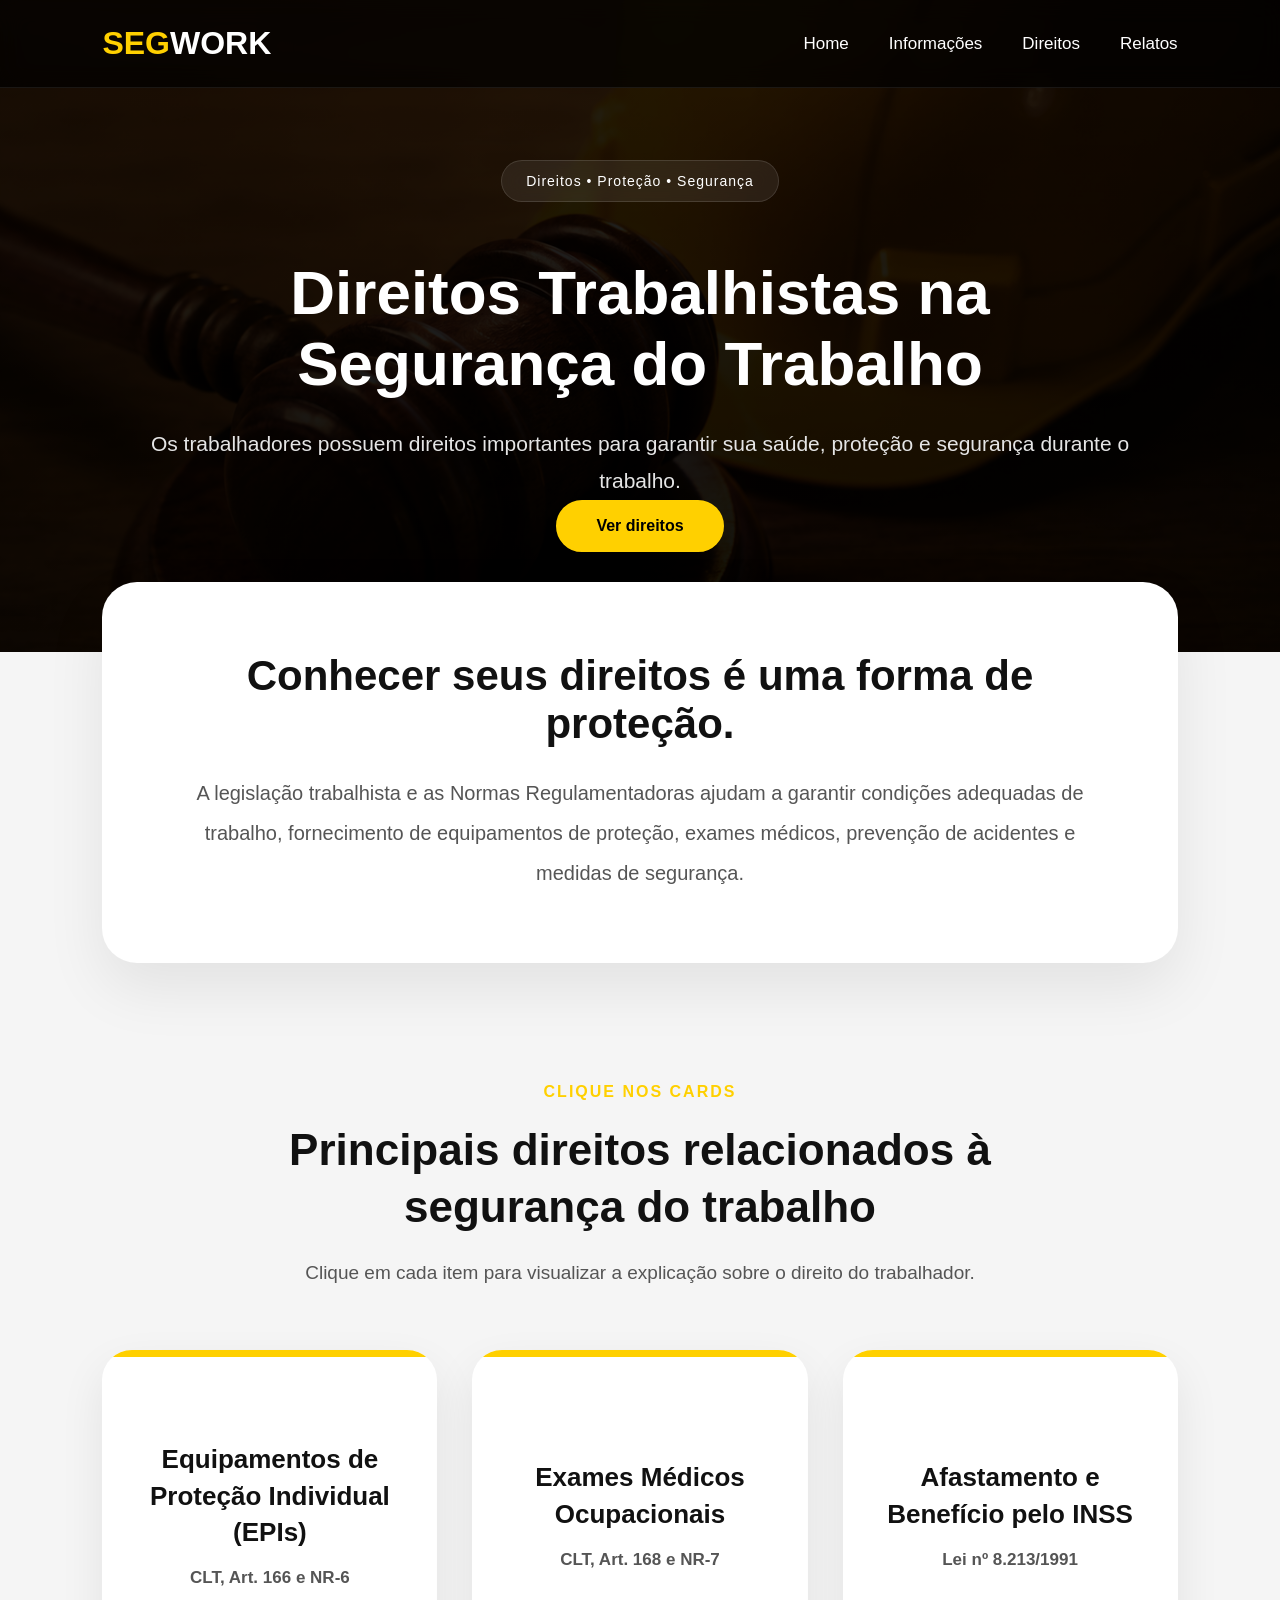
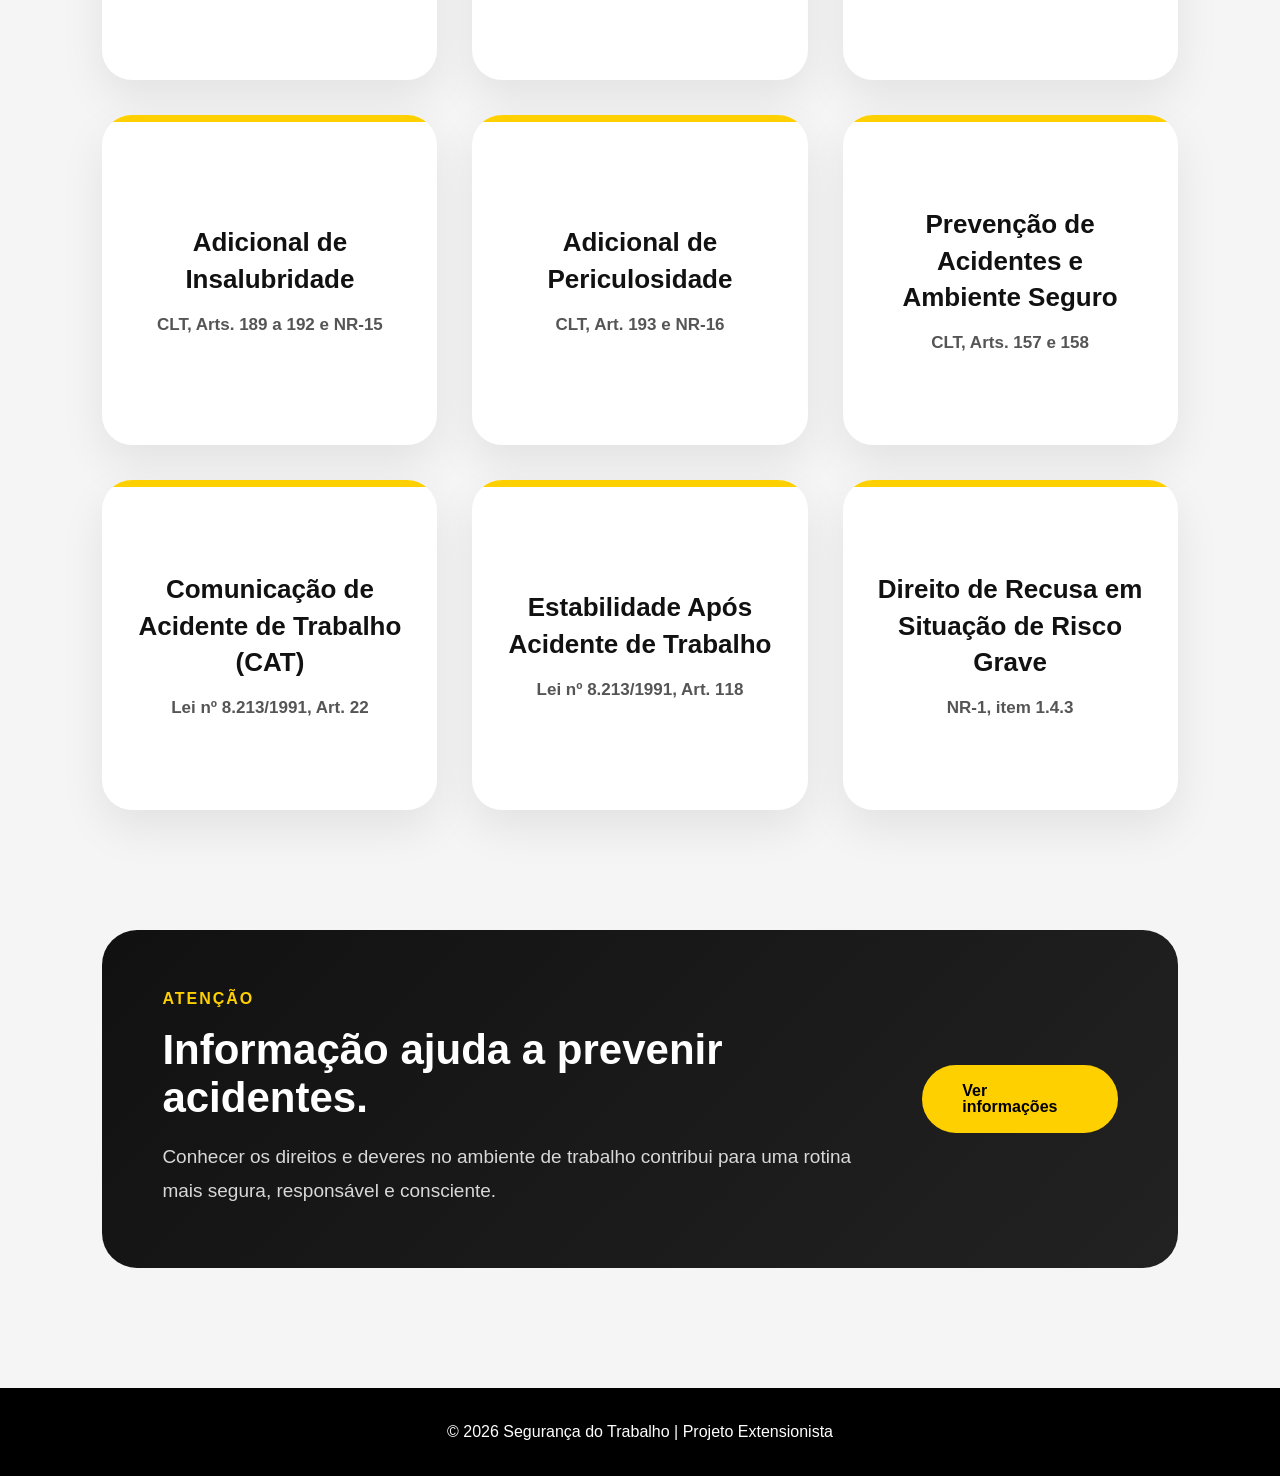
<file: direitos.html>
<!DOCTYPE html>
<html lang="pt-BR">
<head>
    <meta charset="UTF-8">
    <meta name="viewport" content="width=device-width, initial-scale=1.0">
    <title>SEGWORK | Direitos</title>

    <link rel="stylesheet" href="style.css">
</head>
<body>

    <!-- MENU -->
    <header>
        <div class="logo"><span>SEG</span>WORK</div>

        <nav>
            <ul>
                <li><a href="index.html">Home</a></li>
                <li><a href="informacoes.html">Informações</a></li>
                <li><a href="direitos.html">Direitos</a></li>
                <li><a href="relatos.html">Relatos</a></li>
            </ul>
        </nav>
    </header>

    <!-- BANNER DIREITOS -->
    <section class="page-hero direitos-hero">
        <div class="page-hero-content">
            <span class="tag">Direitos • Proteção • Segurança</span>

            <h1>Direitos Trabalhistas na Segurança do Trabalho</h1>

            <p>
                Os trabalhadores possuem direitos importantes para garantir sua saúde,
                proteção e segurança durante o trabalho.
            </p>

            <a href="#direitos" class="botao-link btn-yellow">Ver direitos</a>
        </div>
    </section>

    <main>

        <!-- INTRODUÇÃO -->
        <section class="info-intro">
            <div class="info-intro-card">
                <h2>Conhecer seus direitos é uma forma de proteção.</h2>

                <p>
                    A legislação trabalhista e as Normas Regulamentadoras ajudam a garantir
                    condições adequadas de trabalho, fornecimento de equipamentos de proteção,
                    exames médicos, prevenção de acidentes e medidas de segurança.
                </p>
            </div>
        </section>

        <!-- CARDS DE DIREITOS -->
        <section class="direitos-section" id="direitos">

            <div class="direitos-titulo">
                <span class="mini-titulo">Clique nos cards</span>
                <h2>Principais direitos relacionados à segurança do trabalho</h2>
                <p>
                    Clique em cada item para visualizar a explicação sobre o direito do trabalhador.
                </p>
            </div>

            <div class="direitos-grid">

                <div class="direito-card" onclick="abrirDireito(this)">
                    <div class="direito-frente">
                        <h3>Equipamentos de Proteção Individual (EPIs)</h3>
                        <span>CLT, Art. 166 e NR-6</span>
                    </div>

                    <div class="direito-info">
                        <p>
                            A empresa deve fornecer gratuitamente os Equipamentos de Proteção Individual
                            necessários para cada função, como capacetes, luvas, máscaras, óculos,
                            botas e protetores auriculares. Esses equipamentos devem estar em boas
                            condições de uso e adequados ao risco da atividade.
                        </p>
                    </div>
                </div>

                <div class="direito-card" onclick="abrirDireito(this)">
                    <div class="direito-frente">
                        <h3>Exames Médicos Ocupacionais</h3>
                        <span>CLT, Art. 168 e NR-7</span>
                    </div>

                    <div class="direito-info">
                        <p>
                            O trabalhador tem direito a exames médicos relacionados ao trabalho,
                            como exame admissional, periódico, de retorno ao trabalho, mudança de função
                            e demissional, conforme a atividade exercida e os riscos existentes.
                        </p>
                    </div>
                </div>

                <div class="direito-card" onclick="abrirDireito(this)">
                    <div class="direito-frente">
                        <h3>Afastamento e Benefício pelo INSS</h3>
                        <span>Lei nº 8.213/1991</span>
                    </div>

                    <div class="direito-info">
                        <p>
                            Quando o acidente ou doença ocupacional impede o trabalhador de exercer
                            suas funções, ele pode ter direito ao afastamento e ao benefício previdenciário,
                            conforme avaliação médica e regras do INSS.
                        </p>
                    </div>
                </div>

                <div class="direito-card" onclick="abrirDireito(this)">
                    <div class="direito-frente">
                        <h3>Adicional de Insalubridade</h3>
                        <span>CLT, Arts. 189 a 192 e NR-15</span>
                    </div>

                    <div class="direito-info">
                        <p>
                            O adicional de insalubridade pode ser devido quando o trabalhador fica exposto
                            a agentes prejudiciais à saúde, como ruído excessivo, calor, produtos químicos,
                            poeiras, radiação ou agentes biológicos acima dos limites permitidos.
                        </p>
                    </div>
                </div>

                <div class="direito-card" onclick="abrirDireito(this)">
                    <div class="direito-frente">
                        <h3>Adicional de Periculosidade</h3>
                        <span>CLT, Art. 193 e NR-16</span>
                    </div>

                    <div class="direito-info">
                        <p>
                            O adicional de periculosidade pode ser devido quando o trabalhador exerce
                            atividades com risco elevado, como contato com inflamáveis, explosivos,
                            energia elétrica, segurança pessoal ou patrimonial e outras situações
                            perigosas previstas em lei.
                        </p>
                    </div>
                </div>

                <div class="direito-card" onclick="abrirDireito(this)">
                    <div class="direito-frente">
                        <h3>Prevenção de Acidentes e Ambiente Seguro</h3>
                        <span>CLT, Arts. 157 e 158</span>
                    </div>

                    <div class="direito-info">
                        <p>
                            A empresa deve cumprir e fazer cumprir as normas de segurança e medicina
                            do trabalho, além de orientar os trabalhadores sobre os cuidados necessários.
                            O trabalhador também deve colaborar com as medidas de segurança e utilizar
                            corretamente os equipamentos fornecidos.
                        </p>
                    </div>
                </div>

                <div class="direito-card" onclick="abrirDireito(this)">
                    <div class="direito-frente">
                        <h3>Comunicação de Acidente de Trabalho (CAT)</h3>
                        <span>Lei nº 8.213/1991, Art. 22</span>
                    </div>

                    <div class="direito-info">
                        <p>
                            Quando ocorre um acidente de trabalho, a empresa deve comunicar o ocorrido
                            por meio da CAT. Esse registro é importante para comprovar o acidente e
                            garantir que o trabalhador possa buscar seus direitos junto ao INSS.
                        </p>
                    </div>
                </div>

                <div class="direito-card" onclick="abrirDireito(this)">
                    <div class="direito-frente">
                        <h3>Estabilidade Após Acidente de Trabalho</h3>
                        <span>Lei nº 8.213/1991, Art. 118</span>
                    </div>

                    <div class="direito-info">
                        <p>
                            Em alguns casos, após sofrer acidente de trabalho e receber benefício
                            acidentário, o trabalhador pode ter direito à estabilidade no emprego
                            por 12 meses após o retorno às atividades.
                        </p>
                    </div>
                </div>

                <div class="direito-card" onclick="abrirDireito(this)">
                    <div class="direito-frente">
                        <h3>Direito de Recusa em Situação de Risco Grave</h3>
                        <span>NR-1, item 1.4.3</span>
                    </div>

                    <div class="direito-info">
                        <p>
                            Quando o trabalhador identificar uma situação de risco grave e imediato
                            à sua vida ou saúde, ele pode interromper suas atividades e comunicar
                            imediatamente o superior responsável. A empresa não pode exigir o retorno
                            ao trabalho enquanto as medidas corretivas não forem tomadas.
                        </p>
                    </div>
                </div>

            </div>
        </section>

        <!-- CHAMADA FINAL -->
        <section class="direitos-alerta">
            <div>
                <span class="mini-titulo">Atenção</span>
                <h2>Informação ajuda a prevenir acidentes.</h2>
                <p>
                    Conhecer os direitos e deveres no ambiente de trabalho contribui para uma rotina
                    mais segura, responsável e consciente.
                </p>
            </div>

            <a href="informacoes.html" class="botao-link btn-yellow">Ver informações</a>
        </section>

    </main>

    <footer>
        <p>© 2026 Segurança do Trabalho | Projeto Extensionista</p>
    </footer>

    <script src="script.js"></script>
</body>
</html>
</file>
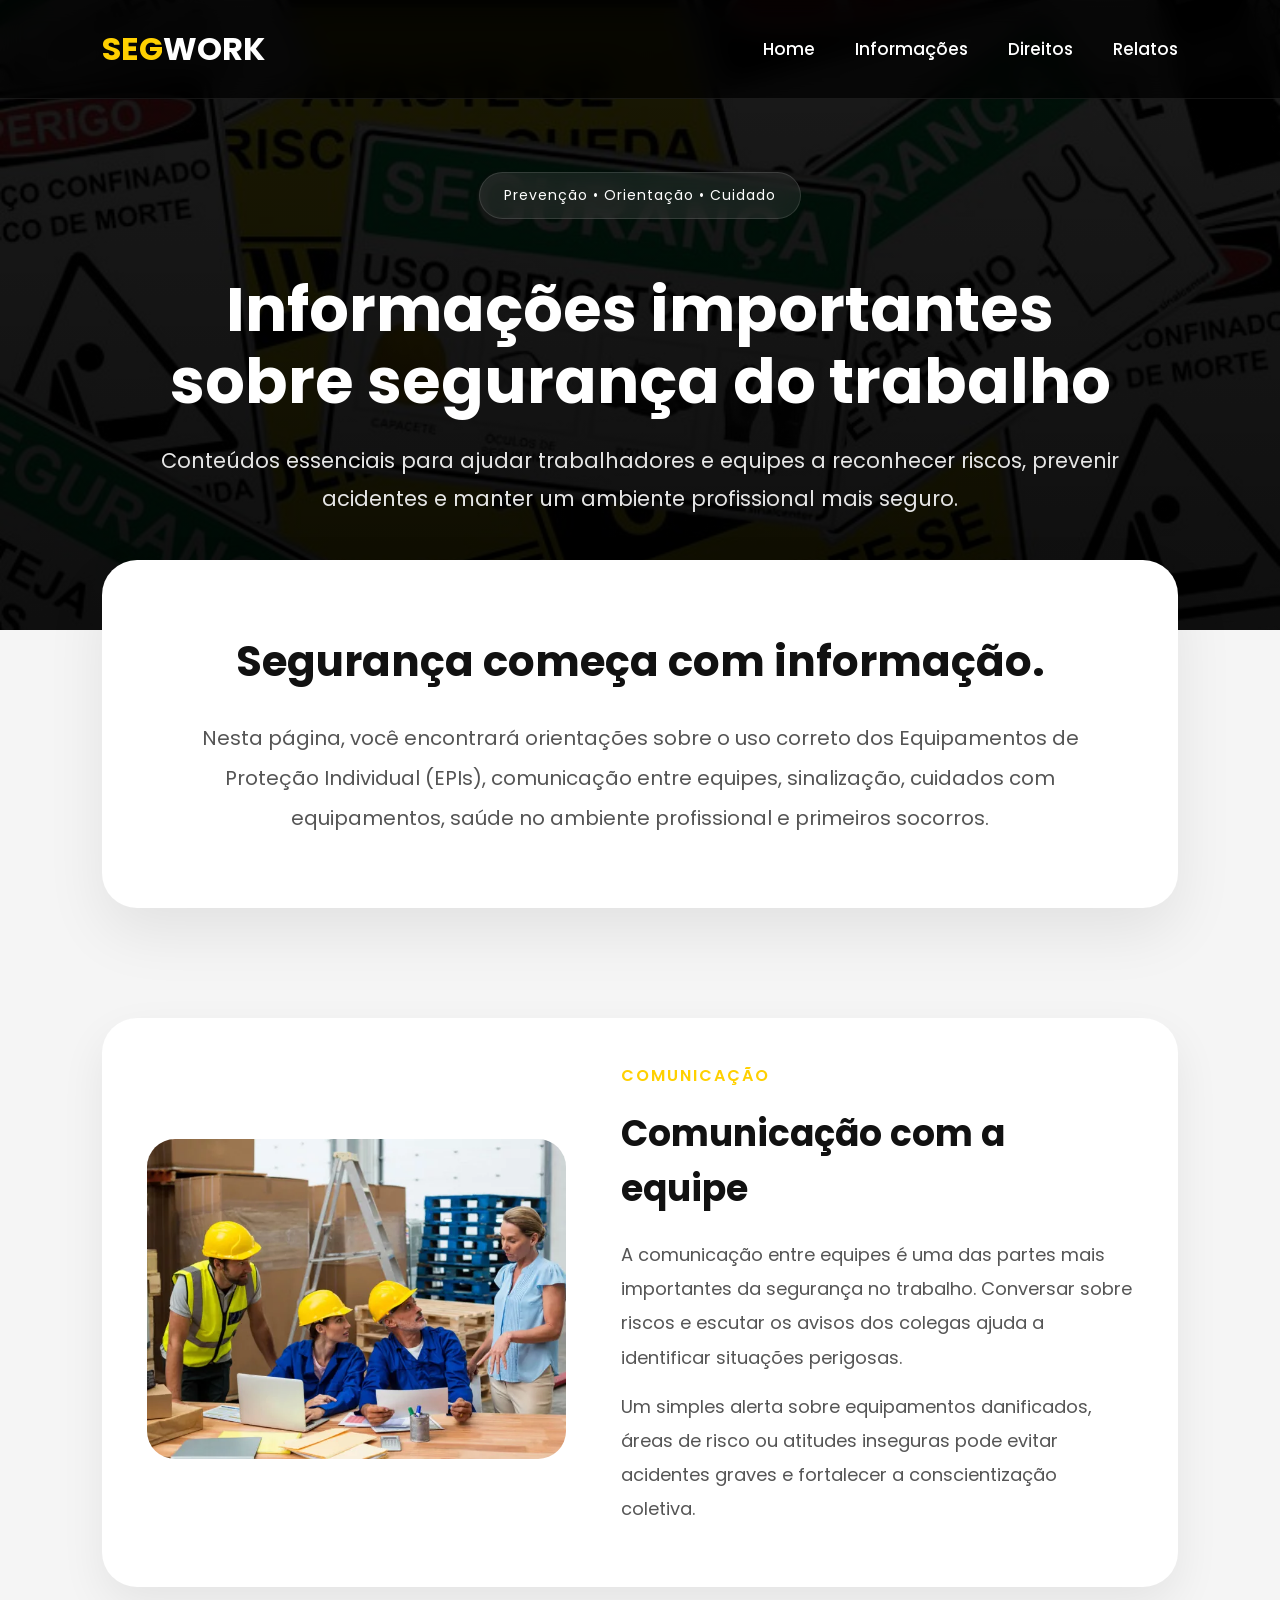
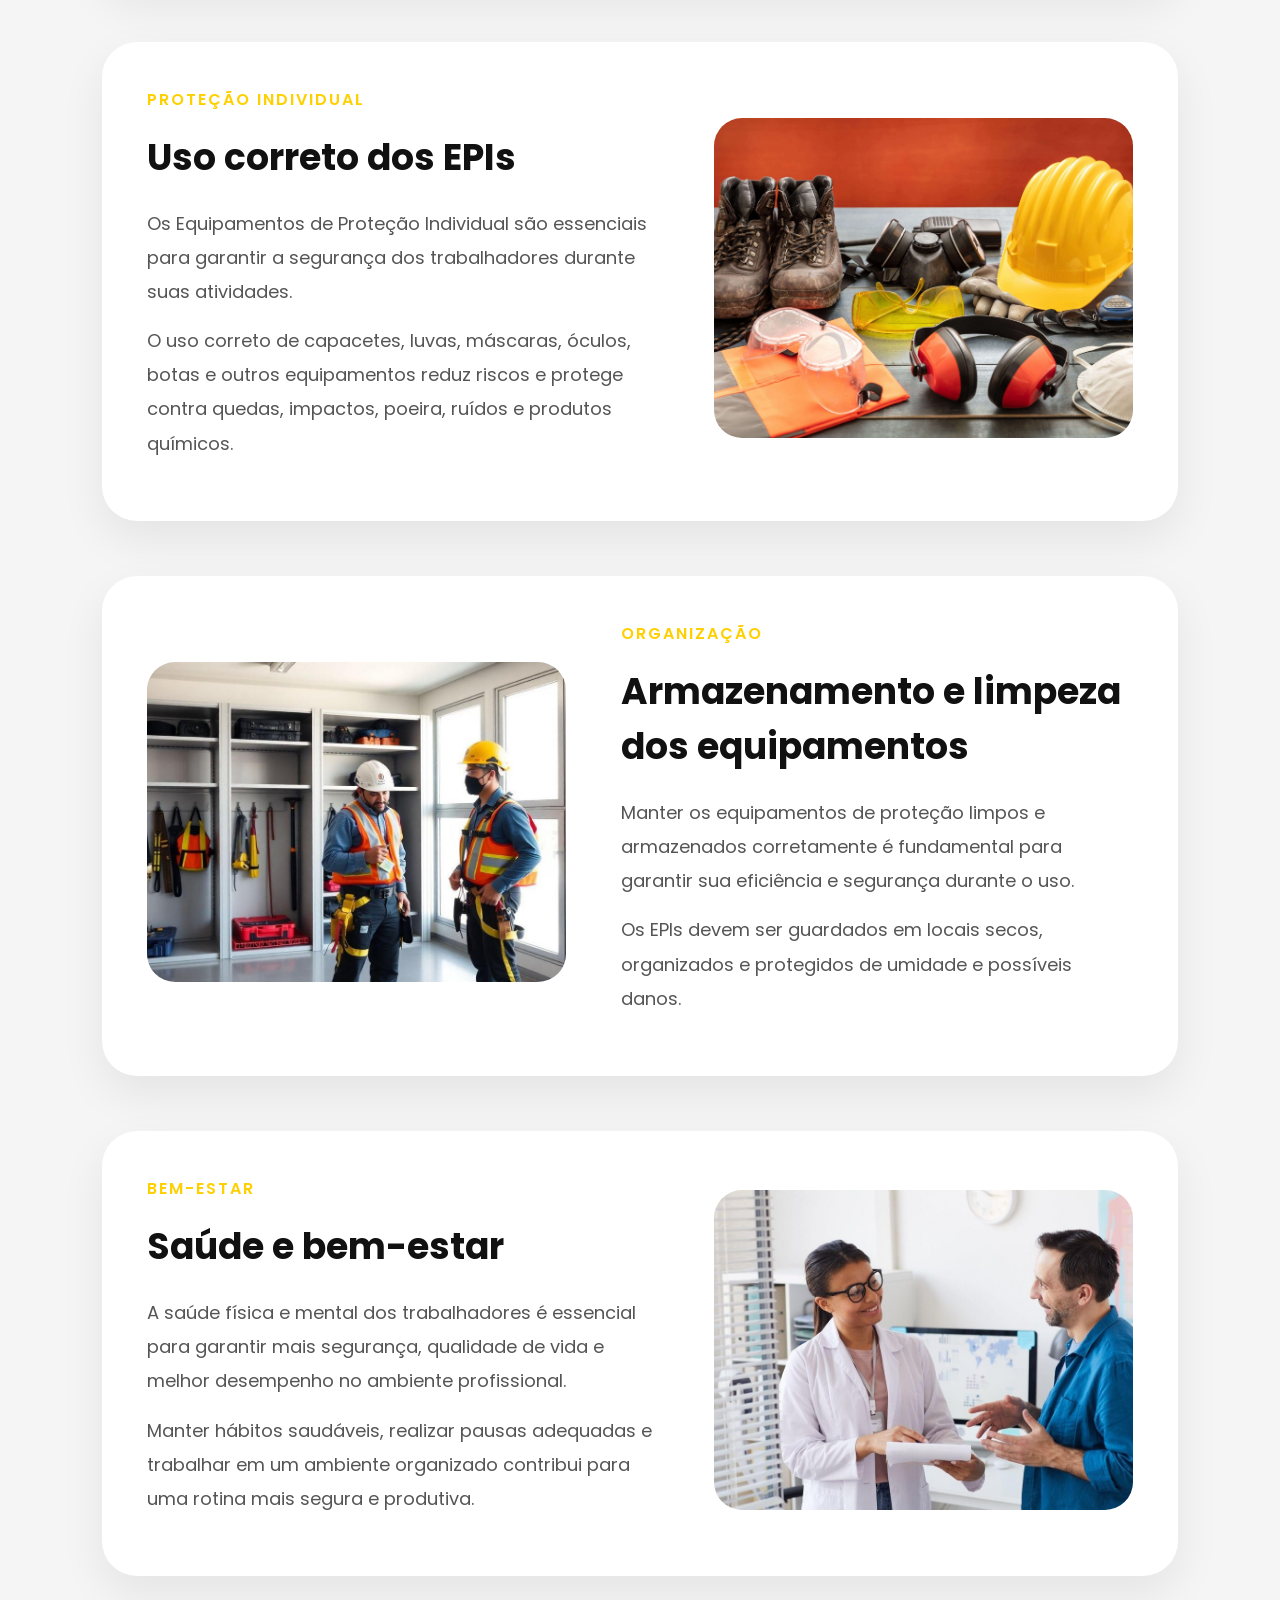
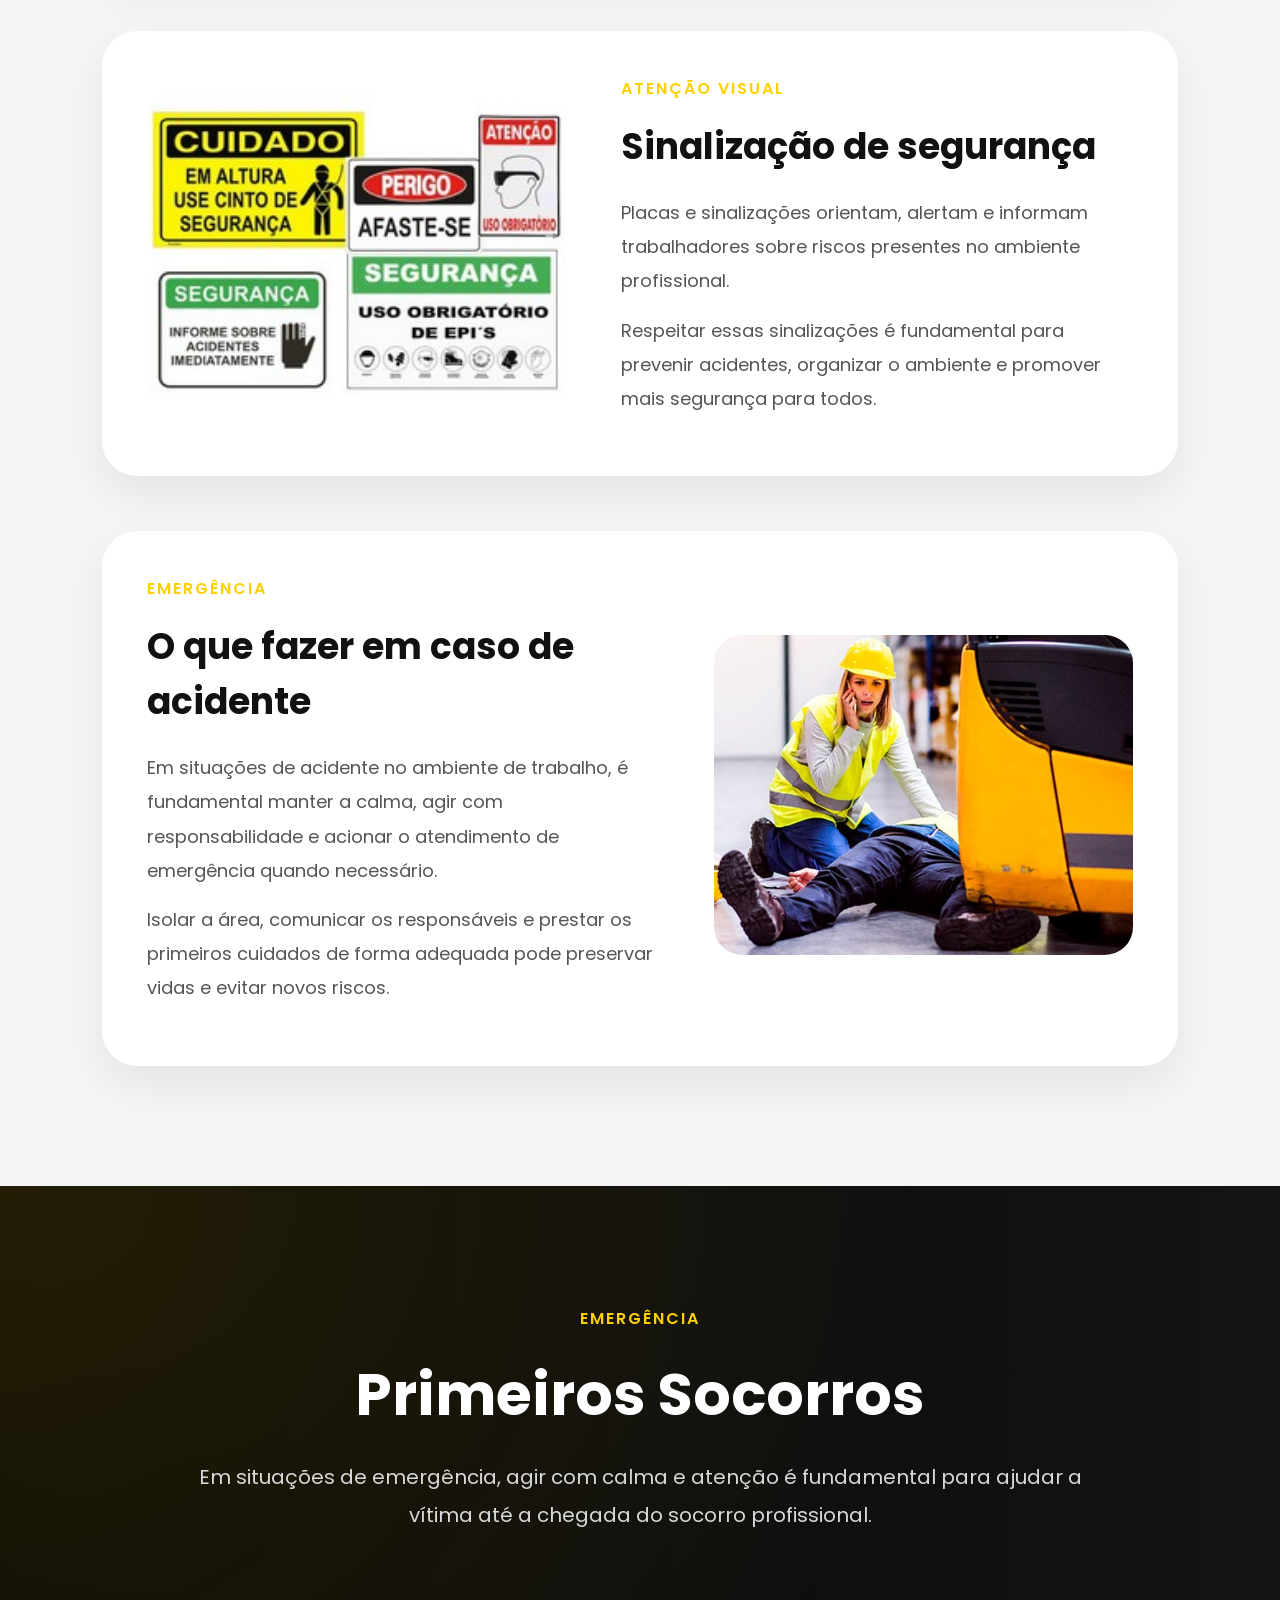
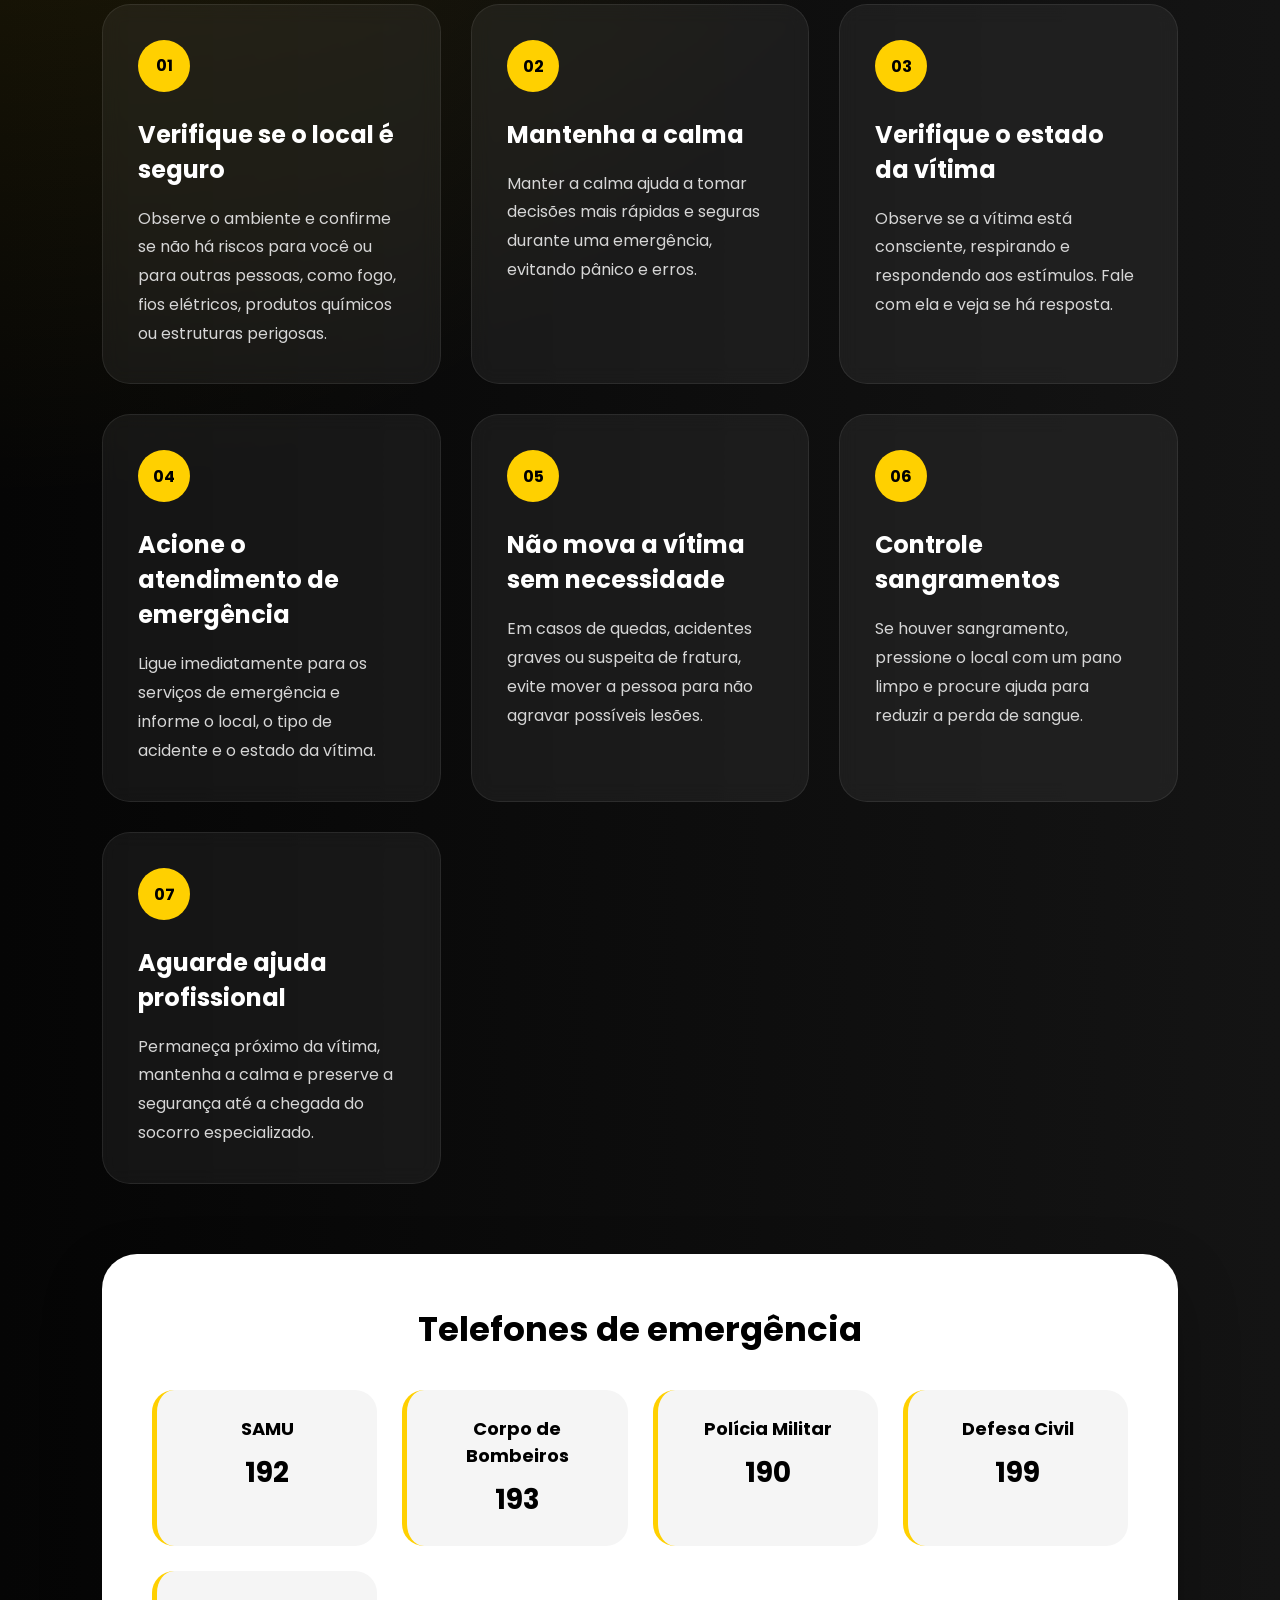
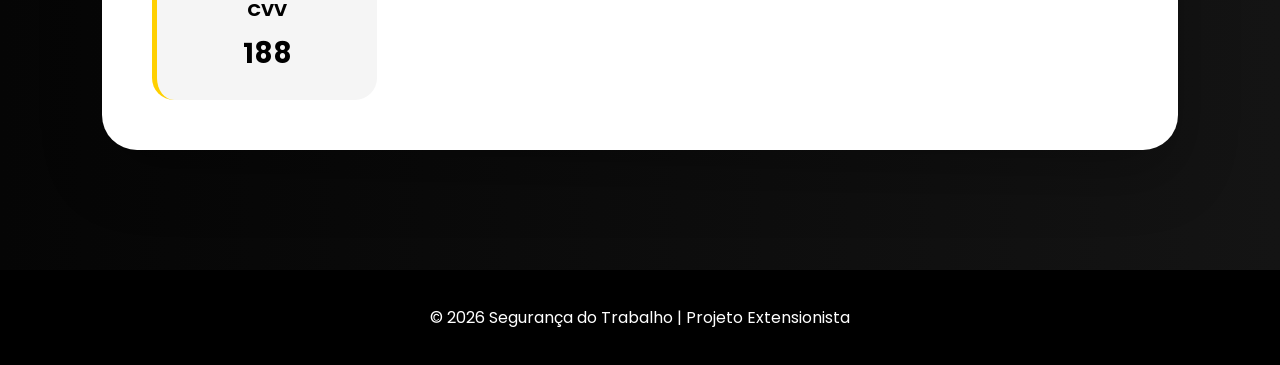
<file: informacoes.html>
<!DOCTYPE html>
<html lang="pt-BR">
<head>

    <meta charset="UTF-8">
    <meta name="viewport" content="width=device-width, initial-scale=1.0">
    <title>Informações | Segurança do Trabalho</title>

    <!-- FONTE -->
    <link rel="preconnect" href="https://fonts.googleapis.com">

    <link rel="preconnect" href="https://fonts.gstatic.com" crossorigin>

    <link href="https://fonts.googleapis.com/css2?family=Poppins:wght@300;400;500;600;700&display=swap" rel="stylesheet">

    <!-- CSS -->
    <link rel="stylesheet" href="style.css">

</head>

<body>

<!-- MENU -->

<header>

    <div class="logo">
        <span>SEG</span>WORK
    </div>

    <nav>

        <ul>

            <li><a href="index.html">Home</a></li>

            <li><a href="informacoes.html">Informações</a></li>

            <li><a href="direitos.html">Direitos</a></li>

            <li><a href="relatos.html">Relatos</a></li>

        </ul>

    </nav>

</header>

<!-- TOPO DA PÁGINA -->

<section class="page-hero informacoes-hero">

    <div class="page-hero-content">

        <span class="tag">
            Prevenção • Orientação • Cuidado
        </span>

        <h1>
            Informações importantes sobre segurança do trabalho
        </h1>

        <p>
            Conteúdos essenciais para ajudar trabalhadores e equipes a reconhecer riscos,
            prevenir acidentes e manter um ambiente profissional mais seguro.
        </p>

    </div>

</section>

<!-- INTRODUÇÃO -->

<section class="info-intro">

    <div class="info-intro-card">

        <h2>
            Segurança começa com informação.
        </h2>

        <p>
            Nesta página, você encontrará orientações sobre o uso correto dos Equipamentos
            de Proteção Individual (EPIs), comunicação entre equipes, sinalização,
            cuidados com equipamentos, saúde no ambiente profissional e primeiros socorros.
        </p>

    </div>

</section>

<!-- CARDS DE INFORMAÇÃO -->

<section class="info-grid">

    <article class="info-card">

        <div class="info-image">

            <img src="images/137481-conheca-as-principais-medidas-de-seguranca-do-trabalho-e1627421257105.webp" alt="Comunicação com a equipe">

        </div>

        <div class="info-text">

            <span class="mini-titulo">Comunicação</span>

            <h2>Comunicação com a equipe</h2>

            <p>
                A comunicação entre equipes é uma das partes mais importantes da segurança
                no trabalho. Conversar sobre riscos e escutar os avisos dos colegas ajuda
                a identificar situações perigosas.
            </p>

            <p>
                Um simples alerta sobre equipamentos danificados, áreas de risco ou atitudes
                inseguras pode evitar acidentes graves e fortalecer a conscientização coletiva.
            </p>

        </div>

    </article>

    <article class="info-card reverse">

        <div class="info-image">

            <img src="images/uso correto de epis.jpeg" alt="Uso correto dos EPIs">

        </div>

        <div class="info-text">

            <span class="mini-titulo">Proteção individual</span>

            <h2>Uso correto dos EPIs</h2>

            <p>
                Os Equipamentos de Proteção Individual são essenciais para garantir a segurança
                dos trabalhadores durante suas atividades.
            </p>

            <p>
                O uso correto de capacetes, luvas, máscaras, óculos, botas e outros equipamentos
                reduz riscos e protege contra quedas, impactos, poeira, ruídos e produtos químicos.
            </p>

        </div>

    </article>

    <article class="info-card">

        <div class="info-image">

            <img src="images/armazenamento correto de epis.jpg" alt="Armazenamento dos equipamentos">

        </div>

        <div class="info-text">

            <span class="mini-titulo">Organização</span>

            <h2>Armazenamento e limpeza dos equipamentos</h2>

            <p>
                Manter os equipamentos de proteção limpos e armazenados corretamente é fundamental
                para garantir sua eficiência e segurança durante o uso.
            </p>

            <p>
                Os EPIs devem ser guardados em locais secos, organizados e protegidos de umidade
                e possíveis danos.
            </p>

        </div>

    </article>

    <article class="info-card reverse">

        <div class="info-image">

            <img src="images/saude e bem estar.jpg" alt="Saúde e bem-estar">

        </div>

        <div class="info-text">

            <span class="mini-titulo">Bem-estar</span>

            <h2>Saúde e bem-estar</h2>

            <p>
                A saúde física e mental dos trabalhadores é essencial para garantir mais segurança,
                qualidade de vida e melhor desempenho no ambiente profissional.
            </p>

            <p>
                Manter hábitos saudáveis, realizar pausas adequadas e trabalhar em um ambiente
                organizado contribui para uma rotina mais segura e produtiva.
            </p>

        </div>

    </article>

    <article class="info-card">

        <div class="info-image">

            <img src="images/placas-de-sinalizacao-de-seguranca-02.jpg" alt="Sinalização de segurança">

        </div>

        <div class="info-text">

            <span class="mini-titulo">Atenção visual</span>

            <h2>Sinalização de segurança</h2>

            <p>
                Placas e sinalizações orientam, alertam e informam trabalhadores sobre riscos
                presentes no ambiente profissional.
            </p>

            <p>
                Respeitar essas sinalizações é fundamental para prevenir acidentes, organizar
                o ambiente e promover mais segurança para todos.
            </p>

        </div>

    </article>

    <article class="info-card reverse">

        <div class="info-image">

            <img src="images/acidente-de-trabalho.jpeg" alt="Acidente de trabalho">

        </div>

        <div class="info-text">

            <span class="mini-titulo">Emergência</span>

            <h2>O que fazer em caso de acidente</h2>

            <p>
                Em situações de acidente no ambiente de trabalho, é fundamental manter a calma,
                agir com responsabilidade e acionar o atendimento de emergência quando necessário.
            </p>

            <p>
                Isolar a área, comunicar os responsáveis e prestar os primeiros cuidados de forma
                adequada pode preservar vidas e evitar novos riscos.
            </p>

        </div>

    </article>

</section>

<!-- PRIMEIROS SOCORROS -->

<section class="socorros-section">

    <div class="socorros-header">

        <span class="mini-titulo">Emergência</span>

        <h2>Primeiros Socorros</h2>

        <p>
            Em situações de emergência, agir com calma e atenção é fundamental para ajudar
            a vítima até a chegada do socorro profissional.
        </p>

    </div>

    <div class="socorros-grid">

        <div class="socorro-card">

            <span>01</span>

            <h3>Verifique se o local é seguro</h3>

            <p>
                Observe o ambiente e confirme se não há riscos para você ou para outras pessoas,
                como fogo, fios elétricos, produtos químicos ou estruturas perigosas.
            </p>

        </div>

        <div class="socorro-card">

            <span>02</span>

            <h3>Mantenha a calma</h3>

            <p>
                Manter a calma ajuda a tomar decisões mais rápidas e seguras durante uma emergência,
                evitando pânico e erros.
            </p>

        </div>

        <div class="socorro-card">

            <span>03</span>

            <h3>Verifique o estado da vítima</h3>

            <p>
                Observe se a vítima está consciente, respirando e respondendo aos estímulos.
                Fale com ela e veja se há resposta.
            </p>

        </div>

        <div class="socorro-card">

            <span>04</span>

            <h3>Acione o atendimento de emergência</h3>

            <p>
                Ligue imediatamente para os serviços de emergência e informe o local,
                o tipo de acidente e o estado da vítima.
            </p>

        </div>

        <div class="socorro-card">

            <span>05</span>

            <h3>Não mova a vítima sem necessidade</h3>

            <p>
                Em casos de quedas, acidentes graves ou suspeita de fratura,
                evite mover a pessoa para não agravar possíveis lesões.
            </p>

        </div>

        <div class="socorro-card">

            <span>06</span>

            <h3>Controle sangramentos</h3>

            <p>
                Se houver sangramento, pressione o local com um pano limpo e procure ajuda
                para reduzir a perda de sangue.
            </p>

        </div>

        <div class="socorro-card">

            <span>07</span>

            <h3>Aguarde ajuda profissional</h3>

            <p>
                Permaneça próximo da vítima, mantenha a calma e preserve a segurança
                até a chegada do socorro especializado.
            </p>

        </div>

    </div>

    <div class="telefones-card">

        <h3>Telefones de emergência</h3>

        <div class="telefones-grid">

            <div>
                <strong>SAMU</strong>
                <p>192</p>
            </div>

            <div>
                <strong>Corpo de Bombeiros</strong>
                <p>193</p>
            </div>

            <div>
                <strong>Polícia Militar</strong>
                <p>190</p>
            </div>

            <div>
                <strong>Defesa Civil</strong>
                <p>199</p>
            </div>

            <div>
                <strong>CVV</strong>
                <p>188</p>
            </div>

        </div>

    </div>

</section>

<!-- RODAPÉ -->

<footer>

    <p>
        © 2026 Segurança do Trabalho | Projeto Extensionista
    </p>

</footer>

</body>
</html>
</file>
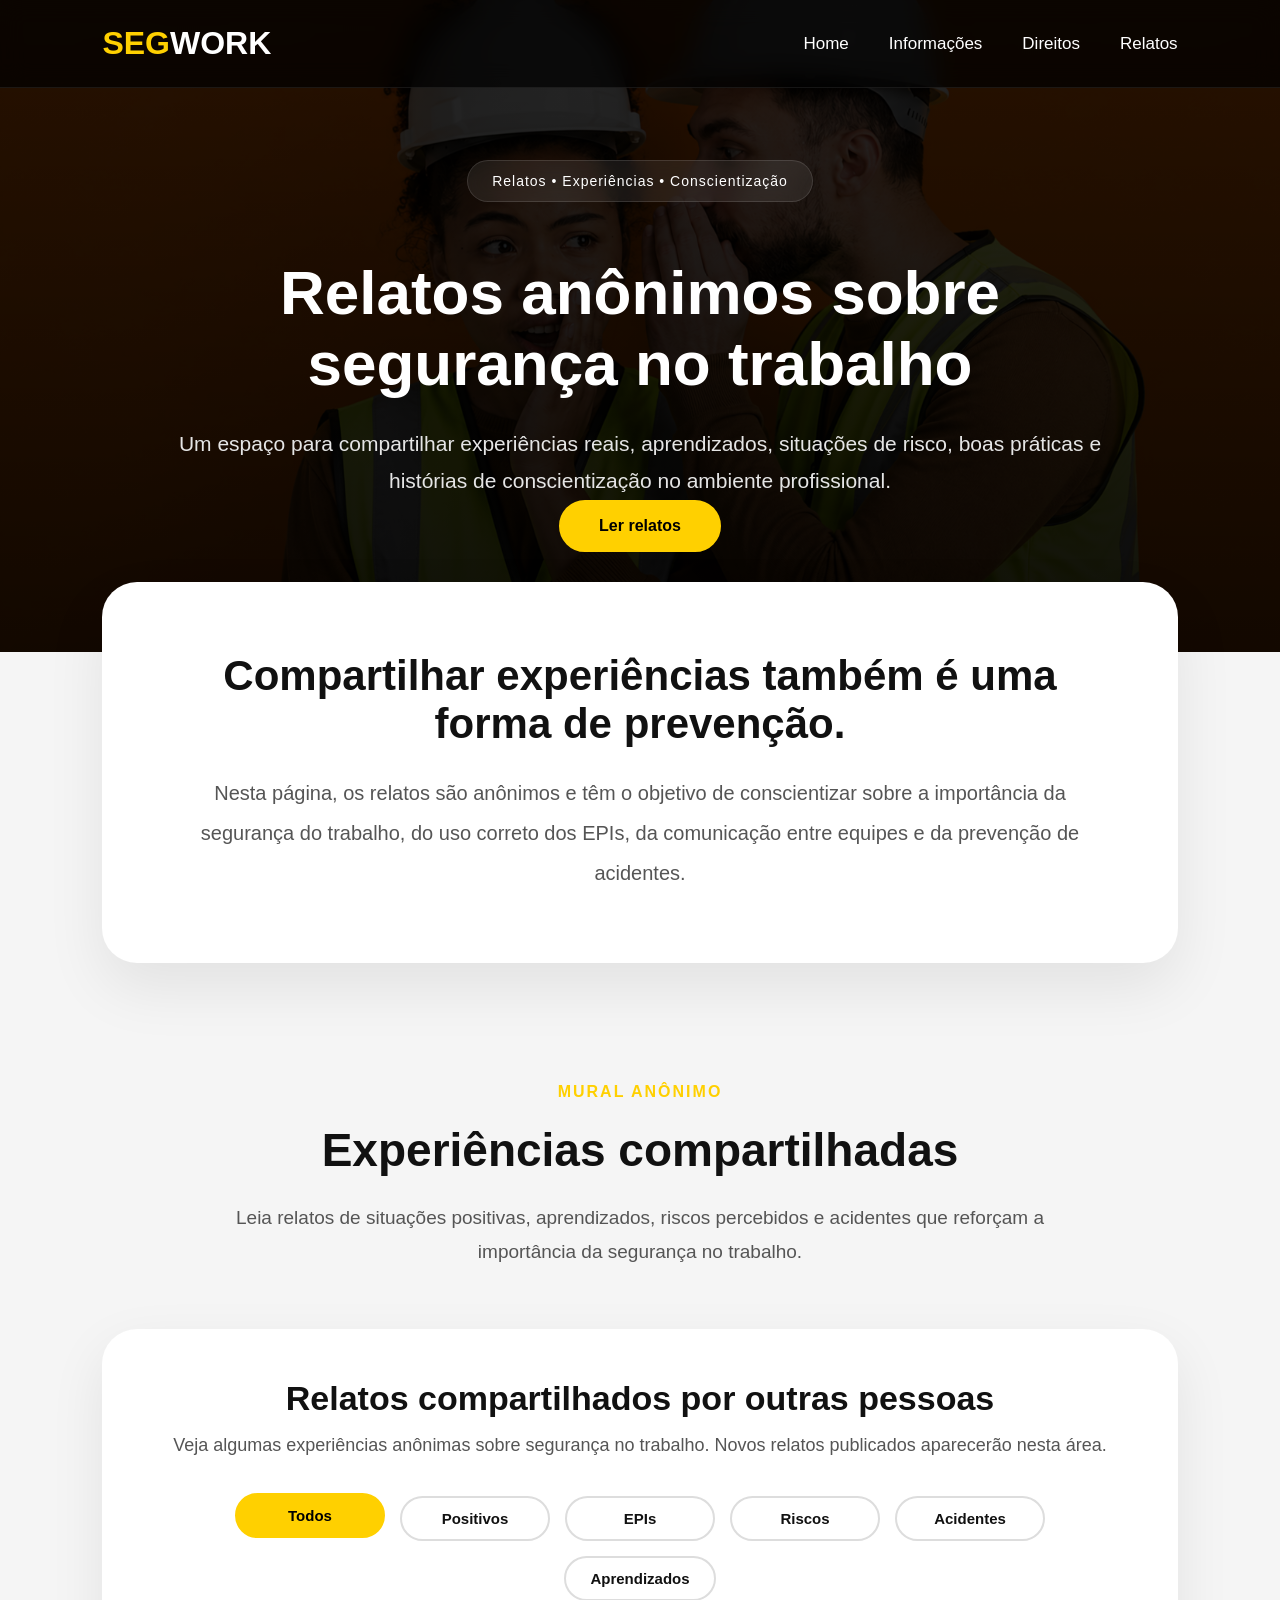
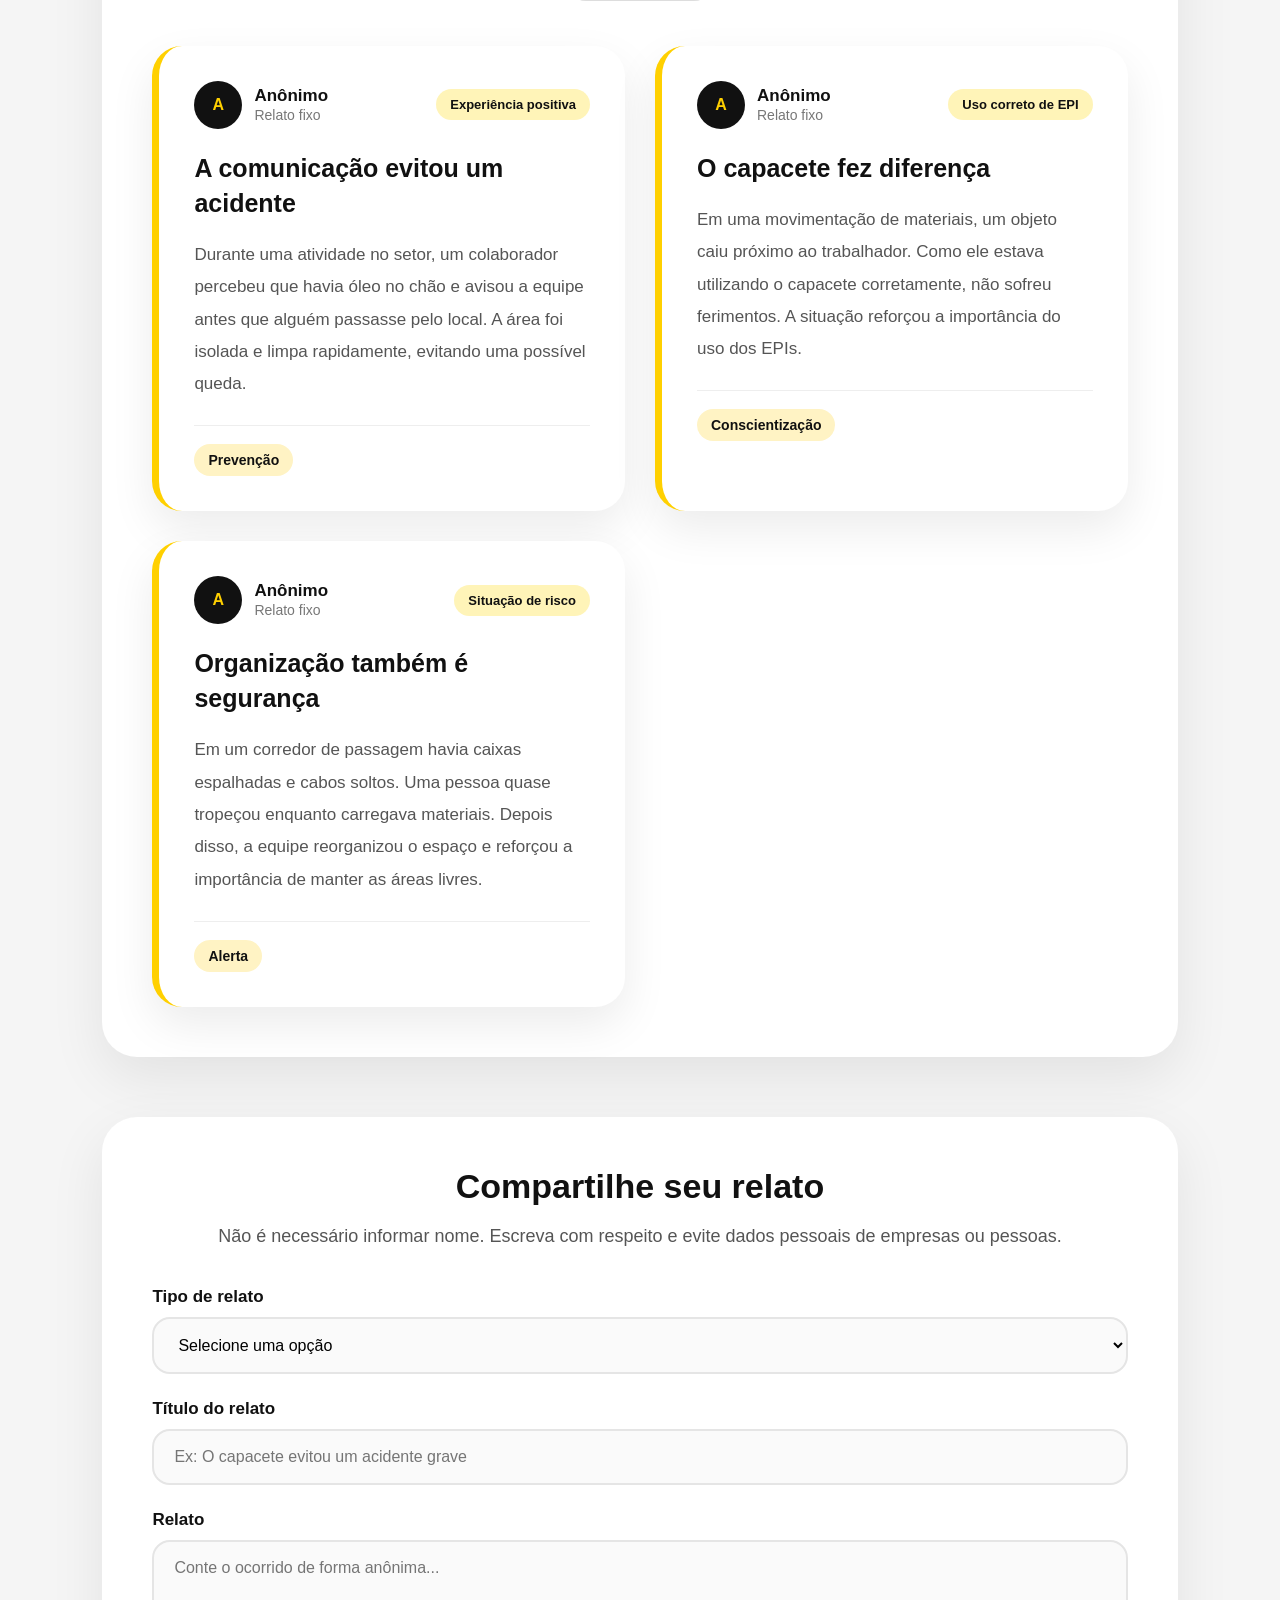
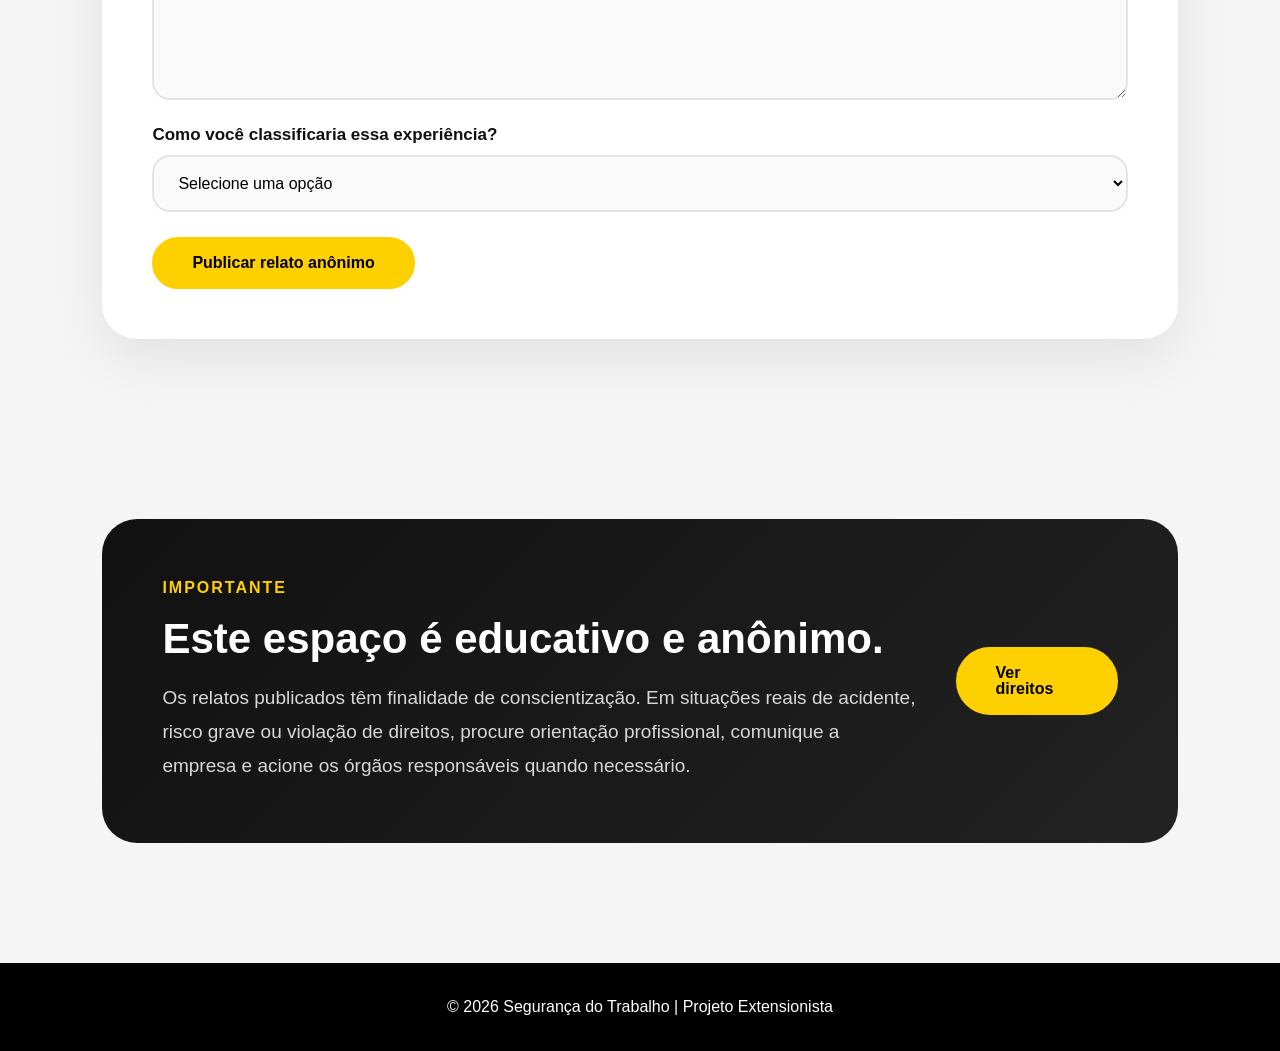
<file: relatos.html>
<!DOCTYPE html>
<html lang="pt-BR">
<head>
    <meta charset="UTF-8">
    <meta name="viewport" content="width=device-width, initial-scale=1.0">
    <title>SEGWORK | Relatos</title>

    <link rel="stylesheet" href="style.css">
</head>
<body>

    <!-- MENU -->
    <header>
        <div class="logo"><span>SEG</span>WORK</div>

        <nav>
            <ul>
                <li><a href="index.html">Home</a></li>
                <li><a href="informacoes.html">Informações</a></li>
                <li><a href="direitos.html">Direitos</a></li>
                <li><a href="relatos.html">Relatos</a></li>
            </ul>
        </nav>
    </header>

    <!-- BANNER RELATOS -->
    <section class="page-hero relatos-hero">
        <div class="page-hero-content">
            <span class="tag">Relatos • Experiências • Conscientização</span>

            <h1>Relatos anônimos sobre segurança no trabalho</h1>

            <p>
                Um espaço para compartilhar experiências reais, aprendizados, situações de risco,
                boas práticas e histórias de conscientização no ambiente profissional.
            </p>

            <a href="#mural-relatos" class="botao-link btn-yellow">Ler relatos</a>
        </div>
    </section>

    <main>

        <!-- INTRODUÇÃO -->
        <section class="info-intro">
            <div class="info-intro-card">
                <h2>Compartilhar experiências também é uma forma de prevenção.</h2>

                <p>
                    Nesta página, os relatos são anônimos e têm o objetivo de conscientizar sobre
                    a importância da segurança do trabalho, do uso correto dos EPIs, da comunicação
                    entre equipes e da prevenção de acidentes.
                </p>
            </div>
        </section>

        <!-- ÁREA PRINCIPAL DOS RELATOS -->
        <section class="relatos-area" id="mural-relatos">

            <div class="relatos-cabecalho">
                <span class="mini-titulo">Mural anônimo</span>

                <h2>Experiências compartilhadas</h2>

                <p>
                    Leia relatos de situações positivas, aprendizados, riscos percebidos e acidentes
                    que reforçam a importância da segurança no trabalho.
                </p>
            </div>

           <!-- RELATOS DE OUTRAS PESSOAS -->
<div class="relatos-publicados">

    <div class="relatos-publicados-titulo">
        <h3>Relatos compartilhados por outras pessoas</h3>
        <p>
            Veja algumas experiências anônimas sobre segurança no trabalho.
            Novos relatos publicados aparecerão nesta área.
        </p>
    </div>

    <!-- FILTROS -->
    <div class="relatos-filtros">
        <button class="filtro-btn ativo" onclick="filtrarRelatos('Todos', this)">Todos</button>
        <button class="filtro-btn" onclick="filtrarRelatos('Experiência positiva', this)">Positivos</button>
        <button class="filtro-btn" onclick="filtrarRelatos('Uso correto de EPI', this)">EPIs</button>
        <button class="filtro-btn" onclick="filtrarRelatos('Situação de risco', this)">Riscos</button>
        <button class="filtro-btn" onclick="filtrarRelatos('Acidente de trabalho', this)">Acidentes</button>
        <button class="filtro-btn" onclick="filtrarRelatos('Aprendizado', this)">Aprendizados</button>
    </div>

    <!-- LISTA DE RELATOS -->
    <div class="relatos-lista" id="listaRelatos">
        <!-- Os relatos aparecem aqui pelo JavaScript -->
    </div>

</div>

<!-- FORMULÁRIO -->
<div class="relato-form-card">

    <div class="form-titulo">
        <h3>Compartilhe seu relato</h3>
        <p>
            Não é necessário informar nome. Escreva com respeito e evite dados pessoais
            de empresas ou pessoas.
        </p>
    </div>

    <form id="formRelato">

        <div class="campo-grupo">
            <label for="tipoRelato">Tipo de relato</label>

            <select id="tipoRelato" required>
                <option value="">Selecione uma opção</option>
                <option value="Experiência positiva">Experiência positiva</option>
                <option value="Uso correto de EPI">Uso correto de EPI</option>
                <option value="Situação de risco">Situação de risco</option>
                <option value="Acidente de trabalho">Acidente de trabalho</option>
                <option value="Aprendizado">Aprendizado</option>
            </select>
        </div>

        <div class="campo-grupo">
            <label for="tituloRelato">Título do relato</label>

            <input
                type="text"
                id="tituloRelato"
                placeholder="Ex: O capacete evitou um acidente grave"
                maxlength="80"
                required
            >
        </div>

        <div class="campo-grupo">
            <label for="textoRelato">Relato</label>

            <textarea
                id="textoRelato"
                placeholder="Conte o ocorrido de forma anônima..."
                maxlength="700"
                required
            ></textarea>
        </div>

        <div class="campo-grupo">
            <label for="sentimentoRelato">Como você classificaria essa experiência?</label>

            <select id="sentimentoRelato" required>
                <option value="">Selecione uma opção</option>
                <option value="Conscientização">Conscientização</option>
                <option value="Alerta">Alerta</option>
                <option value="Aprendizado">Aprendizado</option>
                <option value="Gratidão">Gratidão</option>
                <option value="Prevenção">Prevenção</option>
            </select>
        </div>

        <button type="submit" class="botao-link btn-yellow">
            Publicar relato anônimo
        </button>

    </form>
</div>

        </section>

        <!-- AVISO FINAL -->
        <section class="relatos-aviso">
            <div>
                <span class="mini-titulo">Importante</span>

                <h2>Este espaço é educativo e anônimo.</h2>

                <p>
                    Os relatos publicados têm finalidade de conscientização. Em situações reais de acidente,
                    risco grave ou violação de direitos, procure orientação profissional, comunique a empresa
                    e acione os órgãos responsáveis quando necessário.
                </p>
            </div>

            <a href="direitos.html" class="botao-link btn-yellow">Ver direitos</a>
        </section>

    </main>

    <footer>
        <p>© 2026 Segurança do Trabalho | Projeto Extensionista</p>
    </footer>

    <script src="script.js"></script>
</body>
</html>
</file>
<file: style.css>
/* RESET GERAL */

*{
    margin: 0;
    padding: 0;
    box-sizing: border-box;
}

html{
    scroll-behavior: smooth;
}

body{
    font-family: 'Poppins', Arial, Helvetica, sans-serif;
    background-color: #f5f5f5;
    color: #111;
    overflow-x: hidden;
}

/* MENU */

header{
    position: fixed;
    top: 0;
    left: 0;

    width: 100%;

    padding: 25px 8%;

    display: flex;
    justify-content: space-between;
    align-items: center;

    background: rgba(0,0,0,0.70);
    backdrop-filter: blur(12px);

    border-bottom: 1px solid rgba(255,255,255,0.08);

    z-index: 1000;
}

.logo{
    color: white;
    font-size: 32px;
    font-weight: 700;
}

.logo span{
    color: #ffd000;
}

nav ul{
    display: flex;
    align-items: center;
    gap: 40px;
    list-style: none;
}

nav ul li a{
    color: white;
    text-decoration: none;
    font-size: 17px;
    font-weight: 500;
    transition: 0.3s;
}

nav ul li a:hover{
    color: #ffd000;
}


/* HOME */

.hero{
    position: relative;

    height: 100vh;

    /* FUNDO DA HOME */
    background-image: url("images/banner.jpg");

    background-size: cover;
    background-position: center center;
    background-repeat: no-repeat;

    display: flex;
    justify-content: center;
    align-items: center;

    text-align: center;

    padding: 40px;
}

.hero-overlay{
    position: absolute;
    inset: 0;

    background:
    linear-gradient(
        rgba(0,0,0,0.72),
        rgba(0,0,0,0.82)
    );
}

.hero-content{
    position: relative;
    z-index: 2;

    max-width: 950px;

    color: white;
}

.tag{
    display: inline-block;

    padding: 12px 24px;

    border-radius: 50px;

    background: rgba(255,255,255,0.08);

    border: 1px solid rgba(255,255,255,0.12);

    backdrop-filter: blur(10px);

    margin-bottom: 30px;

    font-size: 14px;

    letter-spacing: 1px;
}

.hero h1{
    font-size: 72px;
    line-height: 1.1;
    margin-bottom: 30px;
}

.hero p{
    font-size: 22px;
    line-height: 1.8;
    color: #e2e2e2;
    margin-bottom: 40px;
}

.hero-buttons{
    display: flex;
    justify-content: center;
    align-items: center;
    gap: 20px;
    flex-wrap: wrap;
}


/* BOTÕES */

button,
.botao-link{
    display: inline-flex;
    align-items: center;
    justify-content: center;

    padding: 16px 38px;

    border-radius: 50px;

    border: none;

    font-size: 16px;
    font-weight: 600;

    cursor: pointer;

    transition: 0.4s ease;

    text-decoration: none;

    line-height: 1;

    min-width: 150px;
}

.btn-yellow{
    background-color: #ffd000;
    color: black !important;
    border: 2px solid #ffd000;
}

.btn-yellow:hover{
    transform: translateY(-5px);
    box-shadow: 0 15px 30px rgba(255,208,0,0.35);
    background-color: #ffdf3d;
    border-color: #ffdf3d;
}

.btn-outline{
    background: transparent;
    border: 2px solid white;
    color: white !important;
}

.btn-outline:hover{
    background: white;
    color: black !important;
    transform: translateY(-5px);
}

.btn-dark{
    background: black;
    color: white !important;
    border: 2px solid black;
}

.btn-dark:hover{
    transform: translateY(-5px);
    box-shadow: 0 15px 30px rgba(0,0,0,0.2);
    background: #222;
    border-color: #222;
}


/* INTRODUÇÃO HOME */

.intro{
    position: relative;

    margin-top: -100px;

    z-index: 10;

    padding: 0 8% 120px;
}

.intro-card{
    background: white;

    padding: 80px;

    border-radius: 35px;

    box-shadow: 0 25px 60px rgba(0,0,0,0.08);

    text-align: center;
}

.intro-card h2{
    font-size: 46px;
    line-height: 1.4;
    margin-bottom: 35px;
}

.intro-card p{
    font-size: 21px;
    line-height: 2;
    color: #555;
}


/* CONSCIENTIZAÇÃO HOME */

.conscientizacao{
    background:
    linear-gradient(to right, #0f0f0f, #1a1a1a);

    color: white;

    display: flex;
    align-items: center;
    justify-content: space-between;

    gap: 70px;

    padding: 120px 8%;
}

.texto-conscientizacao{
    flex: 1;
}

.mini-titulo{
    color: #ffd000;

    text-transform: uppercase;

    font-weight: 600;

    letter-spacing: 2px;
}

.texto-conscientizacao h2{
    font-size: 56px;
    line-height: 1.2;
    margin: 25px 0;
}

.texto-conscientizacao p{
    font-size: 20px;
    line-height: 2;
    color: #d8d8d8;
    margin-bottom: 35px;
}

.imagem-conscientizacao{
    flex: 1;
}

.imagem-conscientizacao img{
    width: 100%;

    border-radius: 30px;

    box-shadow: 0 20px 40px rgba(0,0,0,0.3);
}


/* DIREITOS HOME */

.direitos{
    display: flex;
    align-items: center;
    justify-content: space-between;

    gap: 70px;

    padding: 120px 8%;

    background: #f5f5f5;
}

.imagem-direitos{
    flex: 1;
}

.imagem-direitos img{
    width: 100%;

    border-radius: 30px;

    box-shadow: 0 20px 40px rgba(0,0,0,0.08);
}

.texto-direitos{
    flex: 1;
}

.texto-direitos h2{
    font-size: 52px;
    line-height: 1.3;
    margin: 25px 0;
}

.texto-direitos p{
    font-size: 20px;
    line-height: 2;
    color: #555;
    margin-bottom: 35px;
}

/* ========================= */
/* FRASE HOME */
/* ========================= */

.frase{
    padding: 60px 10%;
    text-align: center;
}

.frase p{
    max-width: 1000px;
    margin: auto;

    font-size: 24px;
    line-height: 2;

    font-style: italic;

    color: #444;
}

/* ========================= */
/* EPIs HOME */
/* ========================= */

.epis{
    display: grid;
    grid-template-columns: repeat(auto-fit, minmax(280px, 1fr));

    gap: 35px;

    padding: 80px 8% 120px;
}

.epi-card{
    background: white;

    padding: 45px 35px;

    border-radius: 30px;

    text-align: center;

    transition: 0.4s;

    box-shadow: 0 15px 35px rgba(0,0,0,0.08);
}

.epi-card:hover{
    transform: translateY(-10px);

    box-shadow: 0 25px 50px rgba(0,0,0,0.12);
}

.epi-card img{
    width: 120px;
    height: 120px;

    object-fit: contain;

    margin-bottom: 25px;
}

.epi-card h3{
    font-size: 28px;

    margin-bottom: 15px;
}

.epi-card p{
    font-size: 17px;

    line-height: 1.8;

    color: #555;
}

/* ========================= */
/* PÁGINA INFORMAÇÕES */
/* ========================= */

.page-hero{
    min-height: 70vh;

    padding: 160px 8% 100px;

    display: flex;
    align-items: center;
    justify-content: center;

    text-align: center;

    color: white;

    position: relative;

    overflow: hidden;
}

/* FUNDO SOMENTE DA PÁGINA INFORMAÇÕES */
.informacoes-hero{
    background-image:
        linear-gradient(
            rgba(0,0,0,0.55),
            rgba(0,0,0,0.75)
        ),
        url("images/banner1.jpg");

    background-size: cover;
    background-position: center center;
    background-repeat: no-repeat;
}

.page-hero-content{
    max-width: 1000px;

    position: relative;

    z-index: 2;
}

.page-hero h1{
    font-size: 62px;

    line-height: 1.15;

    margin: 25px 0;
}

.page-hero p{
    font-size: 21px;

    line-height: 1.8;

    color: #e5e5e5;
}

/* ========================= */
/* INTRODUÇÃO INFORMAÇÕES */
/* ========================= */

.info-intro{
    padding: 0 8% 90px;

    margin-top: -70px;

    position: relative;

    z-index: 5;
}

.info-intro-card{
    background: white;

    padding: 70px;

    border-radius: 35px;

    box-shadow: 0 25px 60px rgba(0,0,0,0.08);

    text-align: center;
}

.info-intro-card h2{
    font-size: 42px;

    margin-bottom: 25px;
}

.info-intro-card p{
    font-size: 20px;

    line-height: 2;

    color: #555;
}

/* ========================= */
/* GRID DE INFORMAÇÕES */
/* ========================= */

.info-grid{
    padding: 20px 8% 120px;

    display: flex;

    flex-direction: column;

    gap: 55px;
}

.info-card{
    background: white;

    display: grid;

    grid-template-columns: 0.9fr 1.1fr;

    align-items: center;

    gap: 55px;

    padding: 45px;

    border-radius: 35px;

    box-shadow: 0 18px 45px rgba(0,0,0,0.07);

    transition: 0.4s;
}

.info-card:hover{
    transform: translateY(-8px);

    box-shadow: 0 25px 60px rgba(0,0,0,0.11);
}

.info-card.reverse{
    grid-template-columns: 1.1fr 0.9fr;
}

.info-card.reverse .info-image{
    order: 2;
}

.info-card.reverse .info-text{
    order: 1;
}

.info-image img{
    width: 100%;

    height: 320px;

    object-fit: cover;

    border-radius: 28px;
}

.info-text h2{
    font-size: 36px;

    margin: 18px 0 22px;
}

.info-text p{
    font-size: 18px;

    line-height: 1.9;

    color: #555;

    margin-bottom: 15px;
}

/* ========================= */
/* PRIMEIROS SOCORROS */
/* ========================= */

.socorros-section{
    background:
    radial-gradient(circle at top left, rgba(255,208,0,0.12), transparent 35%),
    linear-gradient(to right, #050505, #141414);

    color: white;

    padding: 120px 8%;
}

.socorros-header{
    text-align: center;

    max-width: 900px;

    margin: 0 auto 70px;
}

.socorros-header h2{
    font-size: 58px;

    margin: 20px 0;
}

.socorros-header p{
    font-size: 20px;

    line-height: 1.9;

    color: #d8d8d8;
}

.socorros-grid{
    display: grid;

    grid-template-columns: repeat(auto-fit, minmax(280px, 1fr));

    gap: 30px;
}

.socorro-card{
    background: rgba(255,255,255,0.06);

    border: 1px solid rgba(255,255,255,0.08);

    border-radius: 28px;

    padding: 35px;

    backdrop-filter: blur(10px);

    transition: 0.4s;
}

.socorro-card:hover{
    transform: translateY(-8px);

    background: rgba(255,255,255,0.1);
}

.socorro-card span{
    display: inline-flex;

    width: 52px;

    height: 52px;

    align-items: center;

    justify-content: center;

    border-radius: 50%;

    background: #ffd000;

    color: black;

    font-weight: 700;

    margin-bottom: 25px;
}

.socorro-card h3{
    font-size: 24px;

    margin-bottom: 18px;
}

.socorro-card p{
    font-size: 16px;

    line-height: 1.8;

    color: #d6d6d6;
}

/* ========================= */
/* TELEFONES */
/* ========================= */

.telefones-card{
    margin-top: 70px;

    background: white;

    color: black;

    border-radius: 35px;

    padding: 50px;

    box-shadow: 0 25px 60px rgba(0,0,0,0.25);
}

.telefones-card h3{
    font-size: 34px;

    margin-bottom: 35px;

    text-align: center;
}

.telefones-grid{
    display: grid;

    grid-template-columns: repeat(auto-fit, minmax(180px, 1fr));

    gap: 25px;
}

.telefones-grid div{
    background: #f5f5f5;

    padding: 25px;

    border-radius: 22px;

    text-align: center;

    border-left: 5px solid #ffd000;
}

.telefones-grid strong{
    display: block;

    font-size: 18px;

    margin-bottom: 10px;
}

.telefones-grid p{
    font-size: 28px;

    font-weight: 700;
}

/* ========================= */
/* RODAPÉ */
/* ========================= */

footer{
    background: black;

    color: white;

    text-align: center;

    padding: 35px;
}

footer p{
    font-size: 16px;
}

/* ========================= */
/* RESPONSIVIDADE */
/* ========================= */

@media(max-width: 1000px){

    header{
        flex-direction: column;

        gap: 20px;
    }

    nav ul{
        flex-wrap: wrap;

        justify-content: center;

        gap: 20px;
    }

    .hero h1{
        font-size: 48px;
    }

    .hero p{
        font-size: 18px;
    }

    .hero-buttons{
        flex-direction: column;
    }

    .intro-card{
        padding: 50px 30px;
    }

    .intro-card h2{
        font-size: 34px;
    }

    .intro-card p{
        font-size: 18px;
    }

    .conscientizacao,
    .direitos{
        flex-direction: column;
    }

    .texto-conscientizacao h2,
    .texto-direitos h2{
        font-size: 38px;
    }

    .texto-conscientizacao p,
    .texto-direitos p{
        font-size: 18px;
    }

    .frase p{
        font-size: 20px;
    }

    .page-hero h1{
        font-size: 42px;
    }

    .page-hero p{
        font-size: 18px;
    }

    .info-intro-card{
        padding: 45px 30px;
    }

    .info-intro-card h2{
        font-size: 32px;
    }

    .info-intro-card p{
        font-size: 18px;
    }

    .info-card,
    .info-card.reverse{
        grid-template-columns: 1fr;
    }

    .info-card.reverse .info-image,
    .info-card.reverse .info-text{
        order: initial;
    }

    .info-image img{
        height: 260px;
    }

    .info-text h2{
        font-size: 30px;
    }

    .socorros-header h2{
        font-size: 40px;
    }

    .telefones-card{
        padding: 35px 25px;
    }
} 

/* ========================= */
/* BANNERS DIFERENTES */
/* ========================= */

/* HOME - imagem antiga da Home */
.hero{
    background-image:
        linear-gradient(
            rgba(0,0,0,0.55),
            rgba(0,0,0,0.70)
        ),
        url("images/banner.jpg") !important;

    background-size: cover !important;
    background-position: center !important;
    background-repeat: no-repeat !important;
}

/* INFORMAÇÕES - imagem nova da página Informações */
.informacoes-hero{
    background-image:
        linear-gradient(
            rgba(0,0,0,0.55),
            rgba(0,0,0,0.75)
        ),
        url("images/banner1.jpg") !important;

    background-size: cover !important;
    background-position: center !important;
    background-repeat: no-repeat !important;
}

/* ========================= */
/* PÁGINA DIREITOS */
/* ========================= */

/* Banner da página Direitos */
.direitos-hero{
    background-image:
        linear-gradient(
            rgba(0,0,0,0.58),
            rgba(0,0,0,0.78)
        ),
        url("images/banner2.jpg") !important;

    background-size: cover !important;
    background-position: center !important;
    background-repeat: no-repeat !important;
}

/* Área dos cards */
.direitos-section{
    padding: 30px 8% 120px;
    background: #f5f5f5;
}

.direitos-titulo{
    text-align: center;
    max-width: 900px;
    margin: 0 auto 60px;
}

.direitos-titulo h2{
    font-size: 44px;
    line-height: 1.3;
    margin: 20px 0;
}

.direitos-titulo p{
    font-size: 19px;
    line-height: 1.8;
    color: #555;
}

.direitos-grid{
    display: grid;
    grid-template-columns: repeat(3, 1fr);
    gap: 35px;
}

.direito-card{
    position: relative;
    min-height: 330px;

    background: white;

    border-radius: 30px;

    padding: 35px;

    box-shadow: 0 18px 45px rgba(0,0,0,0.08);

    cursor: pointer;

    overflow: hidden;

    transition: 0.4s ease;
}

.direito-card:hover{
    transform: translateY(-8px);
    box-shadow: 0 25px 60px rgba(0,0,0,0.13);
}

.direito-card::before{
    content: "";

    position: absolute;
    top: 0;
    left: 0;

    width: 100%;
    height: 7px;

    background: #ffd000;
}

.direito-frente{
    height: 100%;

    display: flex;
    flex-direction: column;
    justify-content: center;

    text-align: center;

    transition: 0.4s ease;
}

.direito-frente h3{
    font-size: 26px;
    line-height: 1.4;
    margin-bottom: 18px;
}

.direito-frente span{
    font-size: 17px;
    font-weight: 700;
    color: #555;
}

.direito-info{
    position: absolute;

    inset: 0;

    padding: 38px;

    display: flex;
    align-items: center;
    justify-content: center;

    background:
        linear-gradient(135deg, #111, #222);

    color: white;

    opacity: 0;

    transform: translateY(100%);

    transition: 0.45s ease;
}

.direito-info p{
    font-size: 17px;
    line-height: 1.8;
    text-align: center;
    color: #f1f1f1;
}

.direito-card.ativo .direito-info{
    opacity: 1;
    transform: translateY(0);
}

.direito-card.ativo .direito-frente{
    opacity: 0;
    transform: translateY(-30px);
}

/* Chamada final */
.direitos-alerta{
    margin: 0 8% 120px;

    padding: 60px;

    border-radius: 35px;

    background:
        linear-gradient(135deg, #111, #222);

    color: white;

    display: flex;
    align-items: center;
    justify-content: space-between;

    gap: 40px;
}

.direitos-alerta h2{
    font-size: 42px;
    margin: 18px 0;
}

.direitos-alerta p{
    font-size: 19px;
    line-height: 1.8;
    color: #d8d8d8;
    max-width: 750px;
}

/* Responsividade Direitos */
@media(max-width: 1000px){

    .direitos-grid{
        grid-template-columns: 1fr;
    }

    .direitos-titulo h2{
        font-size: 34px;
    }

    .direito-card{
        min-height: 300px;
    }

    .direitos-alerta{
        flex-direction: column;
        align-items: flex-start;
        padding: 40px 30px;
    }

    .direitos-alerta h2{
        font-size: 32px;
    }
}

/* ========================= */
/* PÁGINA RELATOS */
/* ========================= */

.relatos-hero{

    background-image:
        linear-gradient(
            rgba(0,0,0,0.62),
            rgba(0,0,0,0.82)
        ),
        url("images/relato.jpg") !important;

    background-size: cover !important;

    background-position: center center !important;

    background-repeat: no-repeat !important;
}

.relatos-area{
    padding: 30px 8% 120px;
    background: #f5f5f5;
}

.relatos-cabecalho{
    text-align: center;
    max-width: 900px;
    margin: 0 auto 60px;
}

.relatos-cabecalho h2{
    font-size: 46px;
    line-height: 1.3;
    margin: 20px 0;
}

.relatos-cabecalho p{
    font-size: 19px;
    line-height: 1.8;
    color: #555;
}

/* FORMULÁRIO */

.relato-form-card{
    background: white;
    border-radius: 35px;
    padding: 50px;
    box-shadow: 0 20px 55px rgba(0,0,0,0.08);
    margin-bottom: 60px;
}

.form-titulo{
    margin-bottom: 35px;
    text-align: center;
}

.form-titulo h3{
    font-size: 34px;
    margin-bottom: 15px;
}

.form-titulo p{
    font-size: 18px;
    color: #555;
    line-height: 1.7;
}

.campo-grupo{
    display: flex;
    flex-direction: column;
    margin-bottom: 25px;
}

.campo-grupo label{
    font-size: 17px;
    font-weight: 700;
    margin-bottom: 10px;
}

.campo-grupo input,
.campo-grupo select,
.campo-grupo textarea{
    width: 100%;
    border: 2px solid #e5e5e5;
    border-radius: 18px;
    padding: 17px 20px;
    font-size: 16px;
    font-family: Arial, Helvetica, sans-serif;
    outline: none;
    transition: 0.3s;
    background: #fafafa;
}

.campo-grupo input:focus,
.campo-grupo select:focus,
.campo-grupo textarea:focus{
    border-color: #ffd000;
    background: white;
    box-shadow: 0 0 0 4px rgba(255,208,0,0.15);
}

.campo-grupo textarea{
    min-height: 160px;
    resize: vertical;
}

/* FILTROS */

.relatos-filtros{
    display: flex;
    justify-content: center;
    flex-wrap: wrap;
    gap: 15px;
    margin-bottom: 45px;
}

.filtro-btn{
    background: white;
    color: #111;
    border: 2px solid #ddd;
    padding: 13px 24px;
    border-radius: 50px;
    font-size: 15px;
    font-weight: 700;
    cursor: pointer;
    transition: 0.3s;
}

.filtro-btn:hover,
.filtro-btn.ativo{
    background: #ffd000;
    border-color: #ffd000;
    color: black;
    transform: translateY(-3px);
}

/* LISTA DE RELATOS */

.relatos-lista{
    display: grid;
    grid-template-columns: repeat(2, 1fr);
    gap: 30px;
}

.relato-card{
    background: white;
    border-radius: 30px;
    padding: 35px;
    box-shadow: 0 18px 45px rgba(0,0,0,0.08);
    border-left: 7px solid #ffd000;
    transition: 0.4s;
}

.relato-card:hover{
    transform: translateY(-8px);
    box-shadow: 0 25px 60px rgba(0,0,0,0.12);
}

.relato-topo{
    display: flex;
    justify-content: space-between;
    align-items: center;
    gap: 15px;
    margin-bottom: 22px;
}

.relato-anonimo{
    display: flex;
    align-items: center;
    gap: 12px;
}

.avatar-anonimo{
    width: 48px;
    height: 48px;
    border-radius: 50%;
    background: #111;
    color: #ffd000;
    display: flex;
    align-items: center;
    justify-content: center;
    font-weight: 800;
}

.relato-anonimo strong{
    display: block;
    font-size: 17px;
}

.relato-anonimo span{
    font-size: 14px;
    color: #777;
}

.relato-tag{
    background: #fff4b8;
    color: #111;
    padding: 8px 14px;
    border-radius: 50px;
    font-size: 13px;
    font-weight: 700;
    white-space: nowrap;
}

.relato-card h3{
    font-size: 25px;
    line-height: 1.4;
    margin-bottom: 18px;
}

.relato-card p{
    font-size: 17px;
    line-height: 1.9;
    color: #555;
    margin-bottom: 22px;
}

.relato-rodape{
    display: flex;
    justify-content: space-between;
    align-items: center;
    border-top: 1px solid #eee;
    padding-top: 18px;
    color: #666;
    font-size: 14px;
}

.relato-sentimento{
    font-weight: 700;
    color: #111;
}

.relato-vazio{
    grid-column: 1 / -1;
    background: white;
    border-radius: 30px;
    padding: 50px;
    text-align: center;
    box-shadow: 0 18px 45px rgba(0,0,0,0.08);
}

.relato-vazio h3{
    font-size: 28px;
    margin-bottom: 15px;
}

.relato-vazio p{
    font-size: 18px;
    color: #555;
}

/* AVISO FINAL */

.relatos-aviso{
    margin: 0 8% 120px;
    padding: 60px;
    border-radius: 35px;
    background:
        linear-gradient(135deg, #111, #222);
    color: white;
    display: flex;
    align-items: center;
    justify-content: space-between;
    gap: 40px;
}

.relatos-aviso h2{
    font-size: 42px;
    margin: 18px 0;
}

.relatos-aviso p{
    font-size: 19px;
    line-height: 1.8;
    color: #d8d8d8;
    max-width: 800px;
}

/* RESPONSIVIDADE RELATOS */

@media(max-width: 1000px){

    .relato-form-card{
        padding: 35px 25px;
    }

    .relatos-cabecalho h2{
        font-size: 34px;
    }

    .relatos-lista{
        grid-template-columns: 1fr;
    }

    .relato-topo{
        flex-direction: column;
        align-items: flex-start;
    }

    .relatos-aviso{
        flex-direction: column;
        align-items: flex-start;
        padding: 40px 30px;
    }

    .relatos-aviso h2{
        font-size: 32px;
    }
}

/* ========================= */
/* RELATOS PUBLICADOS EM CIMA */
/* ========================= */

.relatos-publicados{
    background: white;
    border-radius: 35px;
    padding: 50px;
    box-shadow: 0 20px 55px rgba(0,0,0,0.08);
    margin-bottom: 60px;
}

.relatos-publicados-titulo{
    text-align: center;
    margin-bottom: 35px;
}

.relatos-publicados-titulo h3{
    font-size: 34px;
    margin-bottom: 12px;
}

.relatos-publicados-titulo p{
    font-size: 18px;
    line-height: 1.7;
    color: #555;
}

/* ========================= */
/* BOTÃO EXCLUIR RELATO */
/* ========================= */

.btn-excluir{

    background: #111;

    color: white;

    border: none;

    padding: 10px 18px;

    border-radius: 12px;

    cursor: pointer;

    font-size: 14px;

    font-weight: 600;

    transition: 0.3s;

    display: flex;

    align-items: center;

    gap: 8px;
}


.btn-excluir:hover{

    background: #d62828;

    transform: translateY(-2px);
}


/* ========================= */
/* ESCONDER BOTÃO EM RELATOS FIXOS */
/* ========================= */

.relato-fixo .btn-excluir{

    display: none;
}


/* ========================= */
/* RODAPÉ DOS RELATOS */
/* ========================= */

.relato-rodape{

    display: flex;

    justify-content: space-between;

    align-items: center;

    margin-top: 25px;

    gap: 20px;

    flex-wrap: wrap;
}


/* ========================= */
/* TAG SENTIMENTO */
/* ========================= */

.relato-sentimento{

    background: #fff3c4;

    color: #111;

    padding: 8px 14px;

    border-radius: 30px;

    font-size: 14px;

    font-weight: 700;
}
</file>
